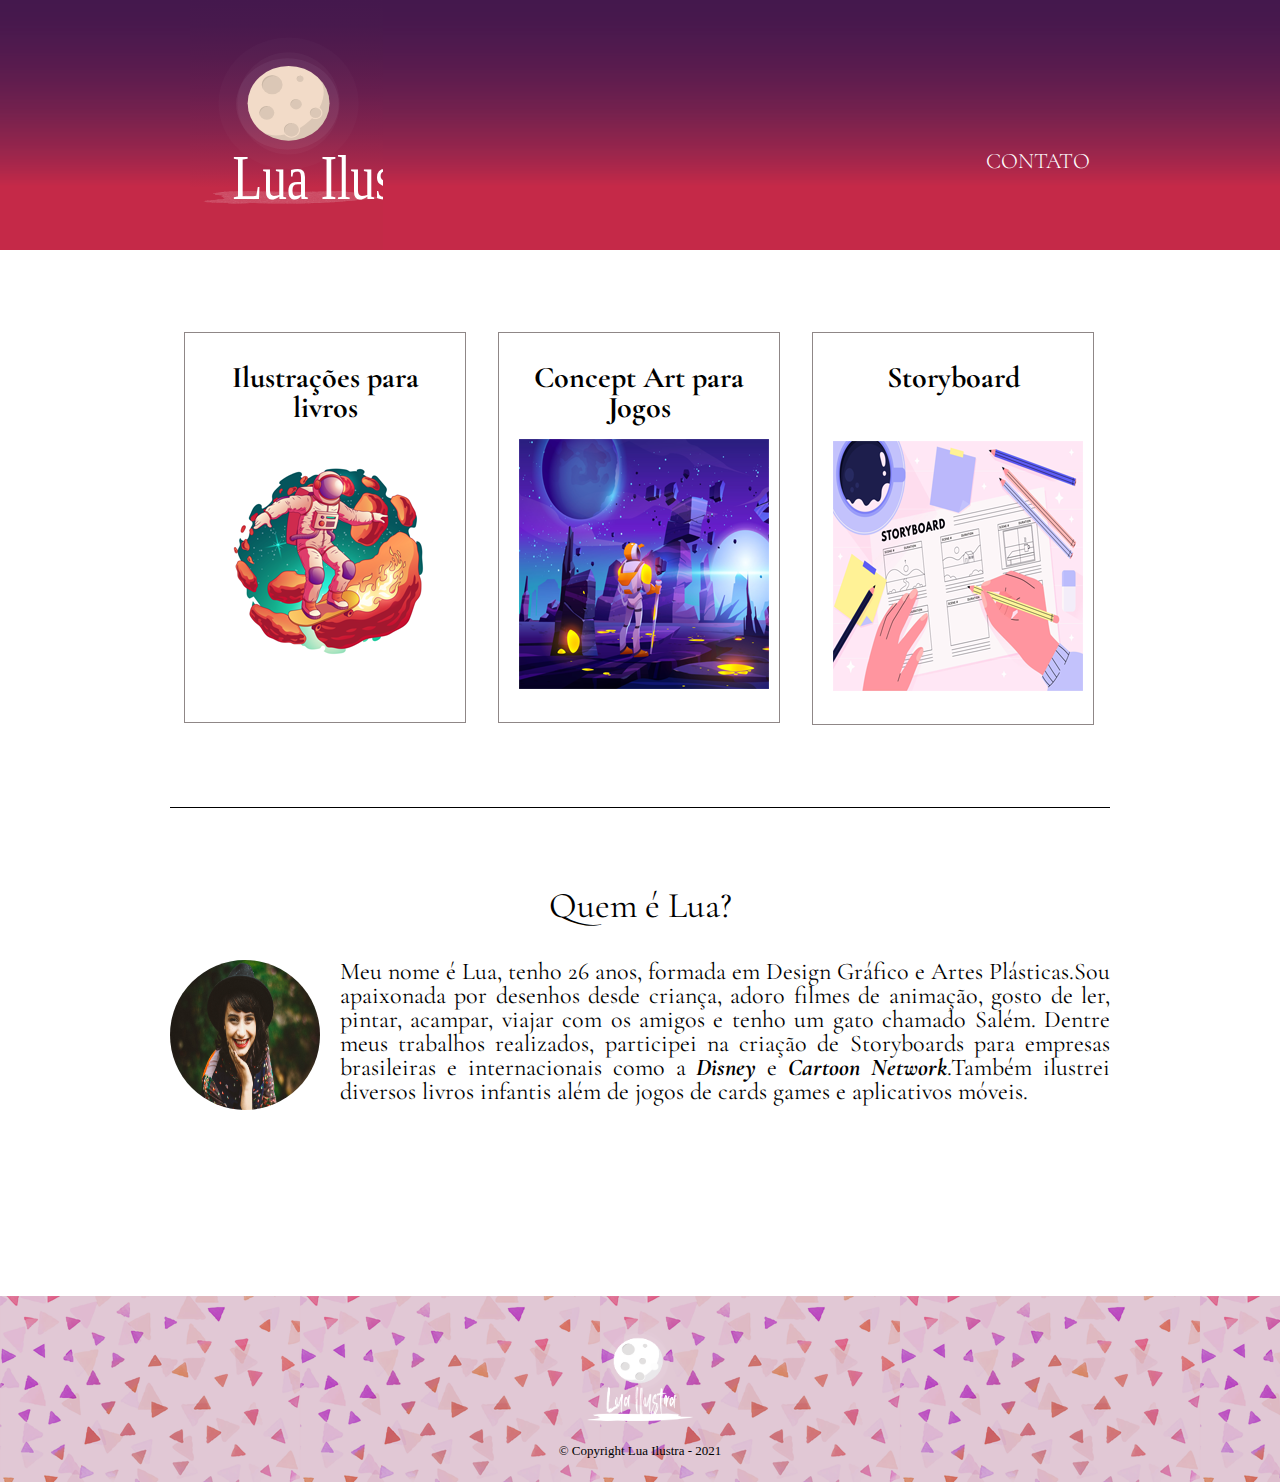
<file: index.html>
<!DOCTYPE html>
<html lang="pt-br">
	<head>
		<meta charset="UTF-8">
		
		<title>Lua Ilustra</title>

		<link rel="stylesheet" href="reset.css">
		<link rel="stylesheet" type="text/css" href="styles/page-landing.css">
		
		<link rel="preconnect" href="https://fonts.gstatic.com">
       <link href="https://fonts.googleapis.com/css2?family=Cormorant+Garamond:ital,wght@0,300;0,400;0,500;0,600;0,700;1,300;1,400;1,500;1,600;1,700&display=swap" rel="stylesheet">

	</head>

	<body id="page-landing">
		<header>
			<div class="caixa">
				<h1><img src="images/logo-svg-com-fundo.svg" height="250"  alt="Logo Lua Ilustra"></h1>

				<nav>
					<ul>
						<li><a href="contato.html">Contato</a></li>
					</ul>
				</nav>
			</div>
		</header>

		<main>
			<ul class="trabalhos">
				<li>
					<h2>Ilustrações para livros</h2>
					<img src="images/image1-250x250.png "  alt="Card com uma ilustração de astronauta" >
				
				</li>
				<li>
					<h2>Concept Art para Jogos</h2>
					<img src="images/imag2-250x250.png"   alt="Card com uma ilustração Concept Art para Jogos">
					
				</li>
				<li>
					<h2>Storyboard</h2> 
					<img class="image3-trabalhos" src="images/image3-250x250.png"  alt="Card com ilustração de referencia à Storyboard">
					
				</li>
			</ul>

			<section class="descricao-persona">
				<h2 class="titulo-descricao">Quem é Lua?</h2>

				<img class="persona" src="images\Lua-persona.jpg" alt="Ilustradora Lua">
		 
				<p>Meu nome é Lua, tenho 26 anos, formada em Design Gráfico e Artes Plásticas.Sou apaixonada por desenhos desde criança,
				 adoro filmes de animação, gosto de ler, pintar, acampar, viajar com os amigos e tenho um gato chamado Salém.
				 Dentre meus trabalhos realizados, participei na criação de Storyboards para empresas brasileiras e internacionais como 
				 a <em><strong>Disney</em></strong> e <em><strong>Cartoon Network</strong></em>.Também ilustrei diversos livros infantis além de jogos de cards games e aplicativos móveis.
				</p>

				<p> </p>
			</section>
			

		</main>

		<footer>
			<img src="images/logo-transparente.png" height="100" alt="Logo Lua Ilustra">
			<p class="copyright">&copy; Copyright Lua Ilustra - 2021</p>
		</footer>
	</body>
</html>
</file>
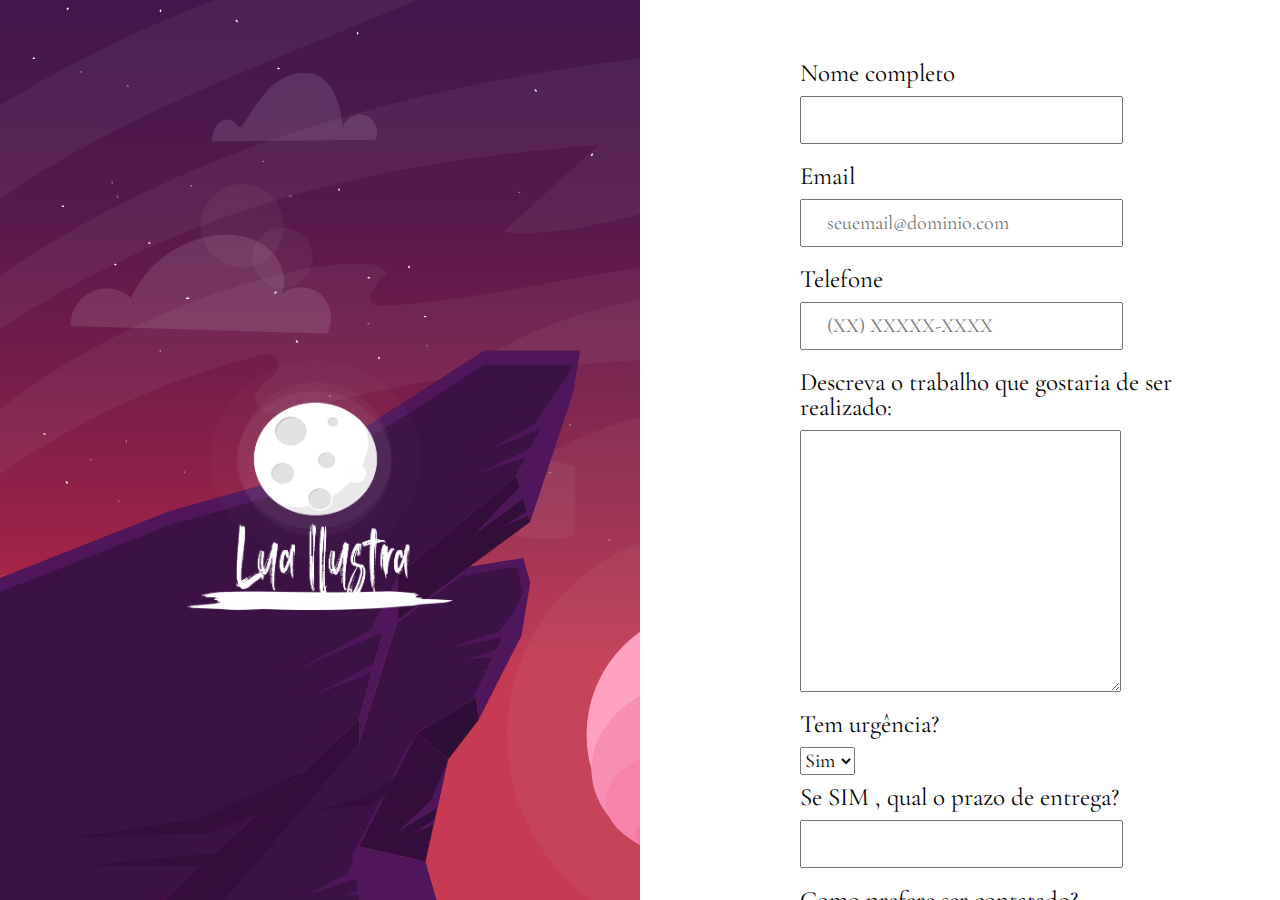
<file: contato.html>
<!DOCTYPE html>
<html lang="pt-br">
	<head>
		<meta charset="UTF-8">
		
		<title>Lua Ilustra-Contato</title>

		<link rel="stylesheet" href="reset.css">
		<link rel="stylesheet" type="text/css" href="styles/page-contato.css">
		
		<link rel="preconnect" href="https://fonts.gstatic.com">
       <link href="https://fonts.googleapis.com/css2?family=Cormorant+Garamond:ital,wght@0,300;0,400;0,500;0,600;0,700;1,300;1,400;1,500;1,600;1,700&display=swap" rel="stylesheet">

	</head>

	<body id="page-contato">
		

		<main>

			<div class="caixa2">
			<h1><img src="images/logo-transparente.png" height="250" alt="Logo Lua Ilustra"></h1>	

            </div>
			
			<div class="caixa-form">
			<form>
				<label for="nomesobrenome">Nome completo</label>
				<input type="text" id="nomesobrenome" class="input-padrao" required>

				<label for="email">Email</label>
				<input type="email" id="email" class="input-padrao" required placeholder="seuemail@dominio.com">

				<label for="telefone">Telefone</label>
				<input type="tel" id="telefone" class="input-padrao" required placeholder="(XX) XXXXX-XXXX">

				<label for="mensagem">Descreva o trabalho que gostaria de ser realizado:</label>
				<textarea cols="70" rows="10" id="mensagem" class="input-padrao" required></textarea>

				<fieldset>
					<legend>Tem urgência?</legend>

				    <select>
						<option>Sim</option>
						<option>Não</option>
					</select>
				
					
					<legend>Se SIM , qual o prazo de entrega?</legend>
					<input type="text" id="sim-urgencia" class="input-padrao" required>	

				</fieldset>

				<fieldset>
					<legend>Como prefere ser contatado?</legend>
					<label for="radio-email"><input type="radio" name="contato" value="email" id="radio-email"> Email</label>
					
					<label for="radio-whatsapp"><input type="radio" name="contato" value="whatsapp" id="radio-whatsapp" checked> WhatsApp</label>
				</fieldset>

				<fieldset>
					<legend>Qual horário prefere ser atendido?</legend>
					<select>
						<option>Manhã</option>
						<option>Tarde</option>
						<option>Noite</option>
					</select>
				</fieldset>


			<br><input type="submit" value="Enviar formulário" class="enviar">
			</form>
		</div>

		</main>

	</body>
</html>
</file>
<file: styles/page-landing.css>
body {
	font-family: ;
}

header {
	background: url("../images/background_lua_ilustra1.png");
	background-size:  auto 100%;
	
}

.caixa {
	position: relative;
	width: 900px;
	height: 250px;
	margin: 0 auto;
}

nav {
	position: absolute;
	top: 150px;
	right: 0;
}

nav li {
	display: inline;
	margin: 0 0 0 15px;
}

nav a {
	text-transform: uppercase;
	color: #FFFFFF;
	font-weight: bold;
	font-size: 22px;
	text-decoration: none;
	font-family: Cormorant Garamond;
	font-weight: 300;
	
	 
}

nav a:hover {
	color: #ffffff ;
	border-bottom: 0.15px solid #ffffff;
	

}

.trabalhos {
	width: 940px;
	margin: 2rem auto;
	padding: 50px 0;
}

.trabalhos li {
	display: inline-block;
	text-align: center;
	width: 30%;
	vertical-align: top;
	margin: 0 1.5%;
	padding: 30px 20px;
	box-sizing: border-box;
	border: 1px solid #8f8787;
	transition:.3s all;
	font-family: Cormorant Garamond;

}

.trabalhos li:hover {
	border-color: #c41466a8;
	 transform:scale(1);
    filter:blur(0px);
    opacity:1;
    box-shadow:0 8px 20px 0px #a81158a8;
}

.trabalhos li:active {
	border-color: ;	
}

.trabalhos li:hover h2 {
	font-size: 34px;
}

.trabalhos h2 {
	font-size: 30px;
	font-weight: bold;
}
.trabalhos img{
	padding-top: 1rem;
	
}

.trabalhos .image3-trabalhos{
	padding-top: 3rem;
}

.descricao-persona{
	margin-top: 2rem;
	margin-bottom: 12rem;
	border-top: 0.50px solid #000000;
	padding-top: 5rem;
	text-align: justify;
	font-family: Cormorant Garamond ;
	font-size: 1.5em;
}

.titulo-descricao {
	text-align: center;
	font-size: 1.5em;
	margin: 0 0 1em;
	clear: left;
    
}

.descricao-persona p {
	margin: 0 0 1em;
}

.descricao-persona strong {
	font-weight: bold;
}

.descricao-persona em {
	font-style: italic;
}

.persona {
	width: 150px;
	height: 150px;
	float: left;
	margin: 0 20px 20px 0;
	border-radius: 50%;

}

footer {
	text-align: center;
	background: url("../images/footer-lua2.png");
	padding: 25px 0;
	
}
 
.copyright {
	color: #000000;
	font-size: 13px;
	margin: 20px 0 0;
}

main {
	width: 940px;
	margin: 0 auto;
}
</file>
<file: styles/page-contato.css>
body {
	font-family: Cormorant Garamond;
}
.caixa2{
	display: block;
	position: absolute;
    width: 50%;
    height: 100%;
    top: 0;
    left: 0;
	background: url("../images/image02-contato.svg");
	background-size:  auto 100%;
/*	background: linear-gradient(#b60790, #e47171); */
}

h1{
	position: relative;
	z-index: initial;
	text-align: center;
	top: 40%;
}

.caixa-form{
	display: block;
	position: absolute;
    width: 50%;
	height: 100%;
	left: 50%;
	overflow: scroll;
}
form{
	display: block;
	position: absolute;
    width: 60%;
	height:100%;
	left: 25%;
	top:5%;
	padding-top: 1rem;

}

form label, form legend {
	display:block;
	font-size: 25px;
	margin: 0 0 10px;
}

.input-padrao {
	display: block;
	margin: 0 0 20px;
	padding: 10px 25px;
	width: 70%;
	font-size: 20px;
	font-family: Cormorant Garamond;
}

form select {
	display:block;
	font-size: 20px;
	margin: 0 0 10px;
	font-family: Cormorant Garamond;
	outline:none;

}

.enviar {
	position: absolute;
	left: 0;
	width:90%;
	padding: 15px 0;
	background: rgb(228, 88, 95);
	color: white;
	font-weight: bold;
	font-size: 17px;
	border: none;
	transition: 0.30s all;
	cursor: pointer;
	font-weight: bolder;
	font-size: 25px;
	font-family: Cormorant Garamond;
	outline:none;
}

.enviar:hover {
	background: rgb(51, 6, 59);
	transform: scale(1.0);
	
}
</file>
